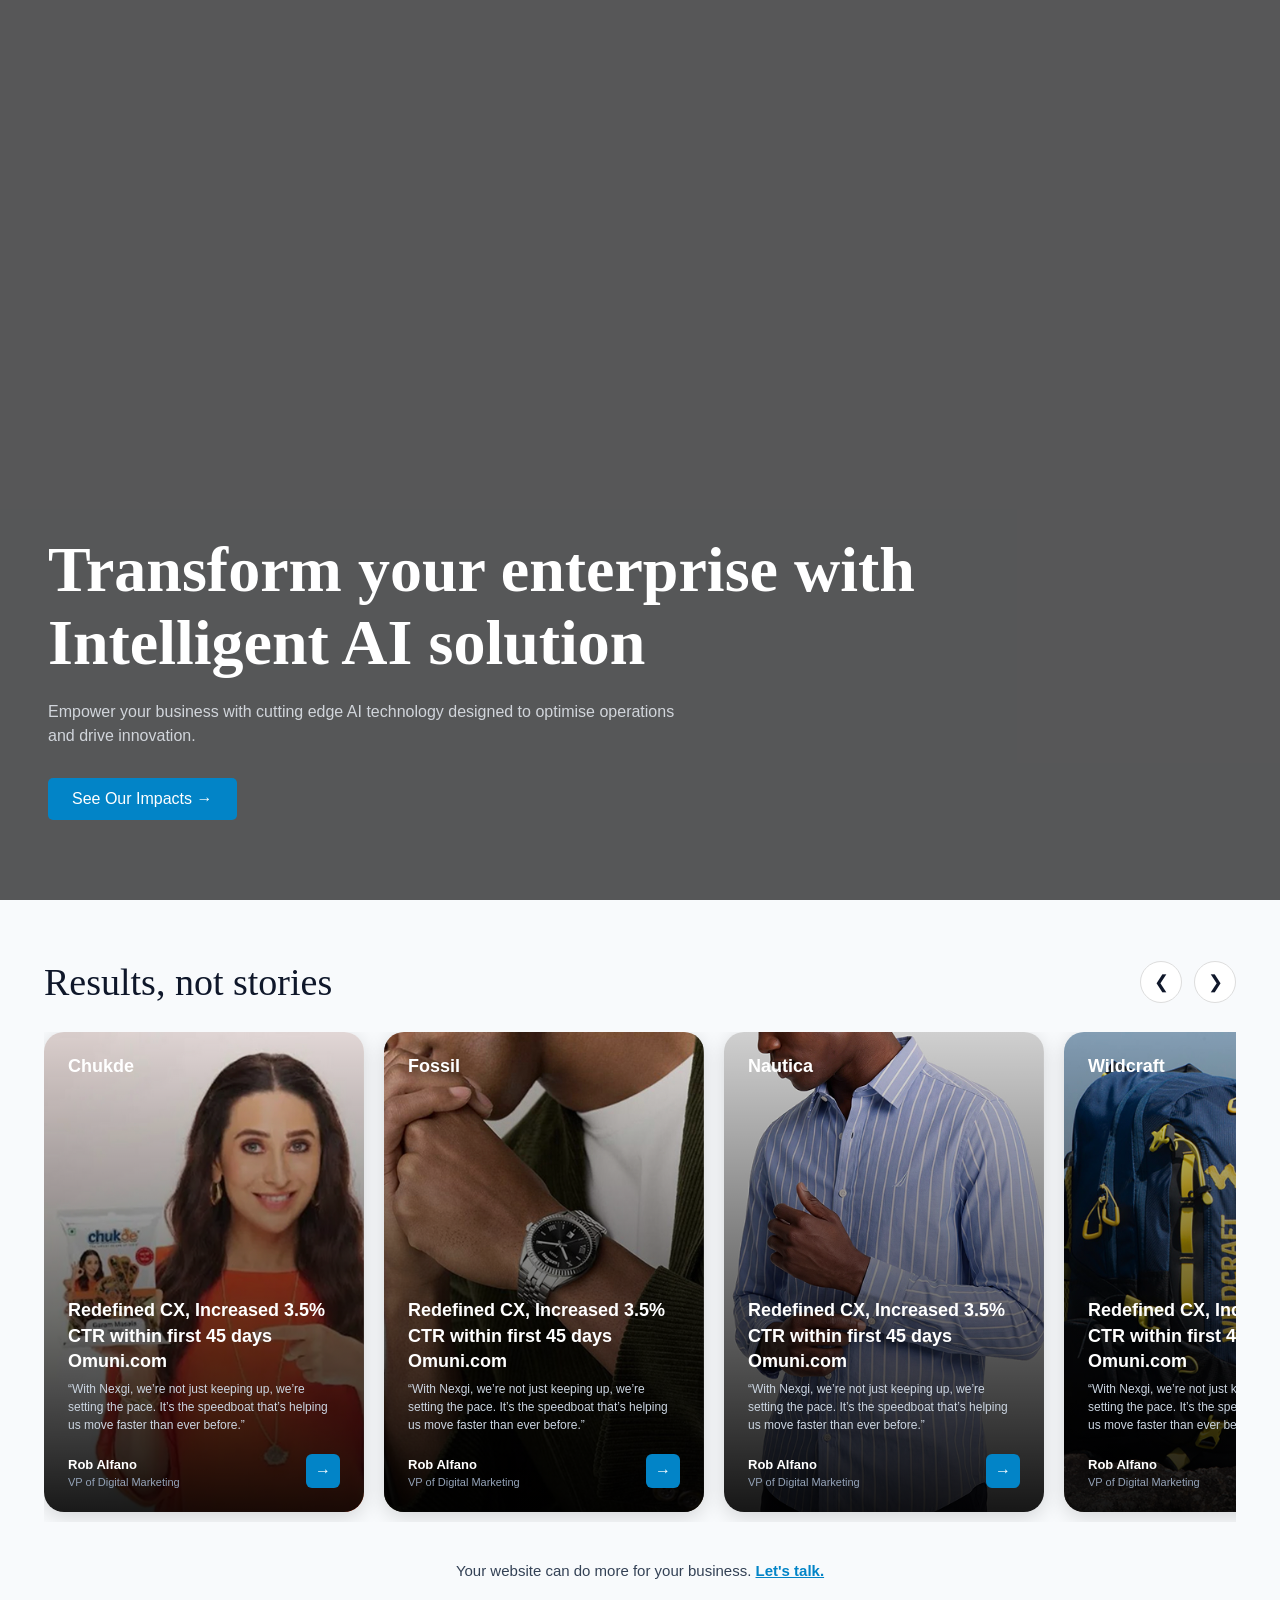
<file: task-1/index.html>
<!doctype html>
<html lang="en">
  <head>
    <meta charset="UTF-8" />
    <meta name="viewport" content="width=device-width, initial-scale=1.0" />
    <link rel="stylesheet" href="style.css" />
    <title>task-1</title>
  </head>
  <body>
    <section class="hero">
      <video class="bg-video" autoplay muted loop>
        <source
          src="/assets/video/From Klickpin.com- 2392606049105555-pin-id-2392606049105555.mp4"
          type="video/mp4"
        />
      </video>
      <div class="overlay"></div>

      <div class="hero-content">
        <h1 class="hero-heading">
          Transform your enterprise with Intelligent AI solution
        </h1>

        <p class="hero-subtitle">
          Empower your business with cutting edge AI technology designed to
          optimise operations and drive innovation.
        </p>

        <a href="#" class="hero-btn">See Our Impacts →</a>
      </div>
    </section>

    <section class="carousel-section">
      <div class="header-bar">
        <h2 class="title">Results, not stories</h2>

        <div class="nav-arrows">
          <button class="arrow-btn" id="prevBtn" type="button">❮</button>
          <button class="arrow-btn" id="nextBtn" type="button">❯</button>
        </div>
      </div>

      <div class="slider-container" id="slider">
        <div
          class="case-card"
          style="background-image: url(/assets/images/Chukde.jpg)"
        >
          <div class="card-top">
            <div class="logo-badge">Chukde</div>
          </div>

          <div class="card-bottom">
            <h3 class="card-heading">
              Redefined CX, Increased 3.5% CTR within first 45 days Omuni.com
            </h3>
            <p class="quote-text">
              “With Nexgi, we’re not just keeping up, we’re setting the pace.
              It’s the speedboat that’s helping us move faster than ever
              before.”
            </p>

            <div class="author-info">
              <div>
                <p class="author-name">Rob Alfano</p>
                <p class="author-role">VP of Digital Marketing</p>
              </div>

              <a href="#" class="action-icon-btn">→</a>
            </div>
          </div>
        </div>

        <div
          class="case-card"
          style="background-image: url(/assets/images/Fossil.jpg)"
        >
          <div class="card-top">
            <div class="logo-badge">Fossil</div>
          </div>

          <div class="card-bottom">
            <h3 class="card-heading">
              Redefined CX, Increased 3.5% CTR within first 45 days Omuni.com
            </h3>
            <p class="quote-text">
              “With Nexgi, we’re not just keeping up, we’re setting the pace.
              It’s the speedboat that’s helping us move faster than ever
              before.”
            </p>

            <div class="author-info">
              <div>
                <p class="author-name">Rob Alfano</p>
                <p class="author-role">VP of Digital Marketing</p>
              </div>

              <a href="#" class="action-icon-btn">→</a>
            </div>
          </div>
        </div>

        <div
          class="case-card"
          style="background-image: url(/assets/images/Nautica.jpg)"
        >
          <div class="card-top">
            <div class="logo-badge">Nautica</div>
          </div>

          <div class="card-bottom">
            <h3 class="card-heading">
              Redefined CX, Increased 3.5% CTR within first 45 days Omuni.com
            </h3>
            <p class="quote-text">
              “With Nexgi, we’re not just keeping up, we’re setting the pace.
              It’s the speedboat that’s helping us move faster than ever
              before.”
            </p>

            <div class="author-info">
              <div>
                <p class="author-name">Rob Alfano</p>
                <p class="author-role">VP of Digital Marketing</p>
              </div>
              <a href="#" class="action-icon-btn">→</a>
            </div>
          </div>
        </div>

        <div
          class="case-card"
          style="background-image: url(/assets/images/Wildcraft.jpg)"
        >
          <div class="card-top">
            <div class="logo-badge">Wildcraft</div>
          </div>

          <div class="card-bottom">
            <h3 class="card-heading">
              Redefined CX, Increased 3.5% CTR within first 45 days Omuni.com
            </h3>
            <p class="quote-text">
              “With Nexgi, we’re not just keeping up, we’re setting the pace.
              It’s the speedboat that’s helping us move faster than ever
              before.”
            </p>

            <div class="author-info">
              <div>
                <p class="author-name">Rob Alfano</p>
                <p class="author-role">VP of Digital Marketing</p>
              </div>
              <a href="#" class="action-icon-btn">→</a>
            </div>
          </div>
        </div>
      </div>

      <div class="bottom-cta">
        Your website can do more for your business.
        <a href="#">Let's talk.</a>
      </div>
    </section>

    <script src="main.js"></script>
  </body>
</html>
</file>
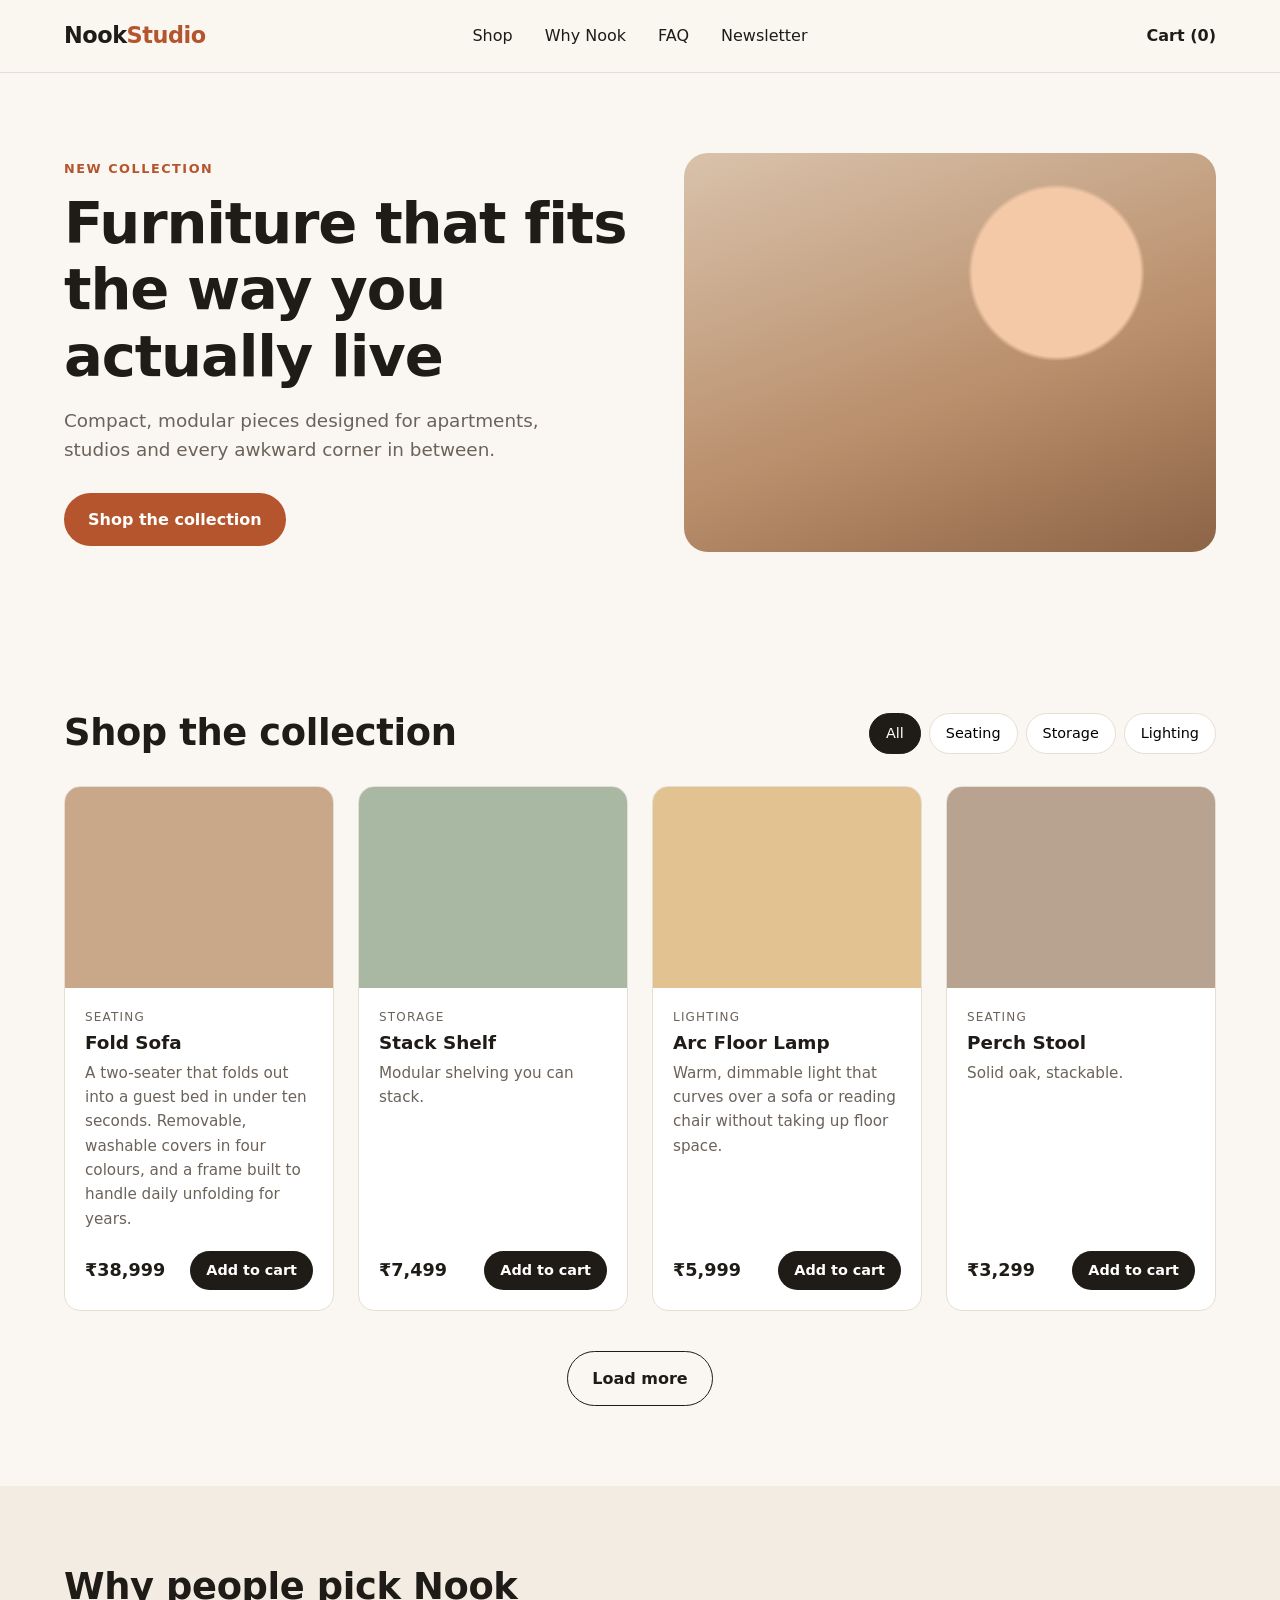
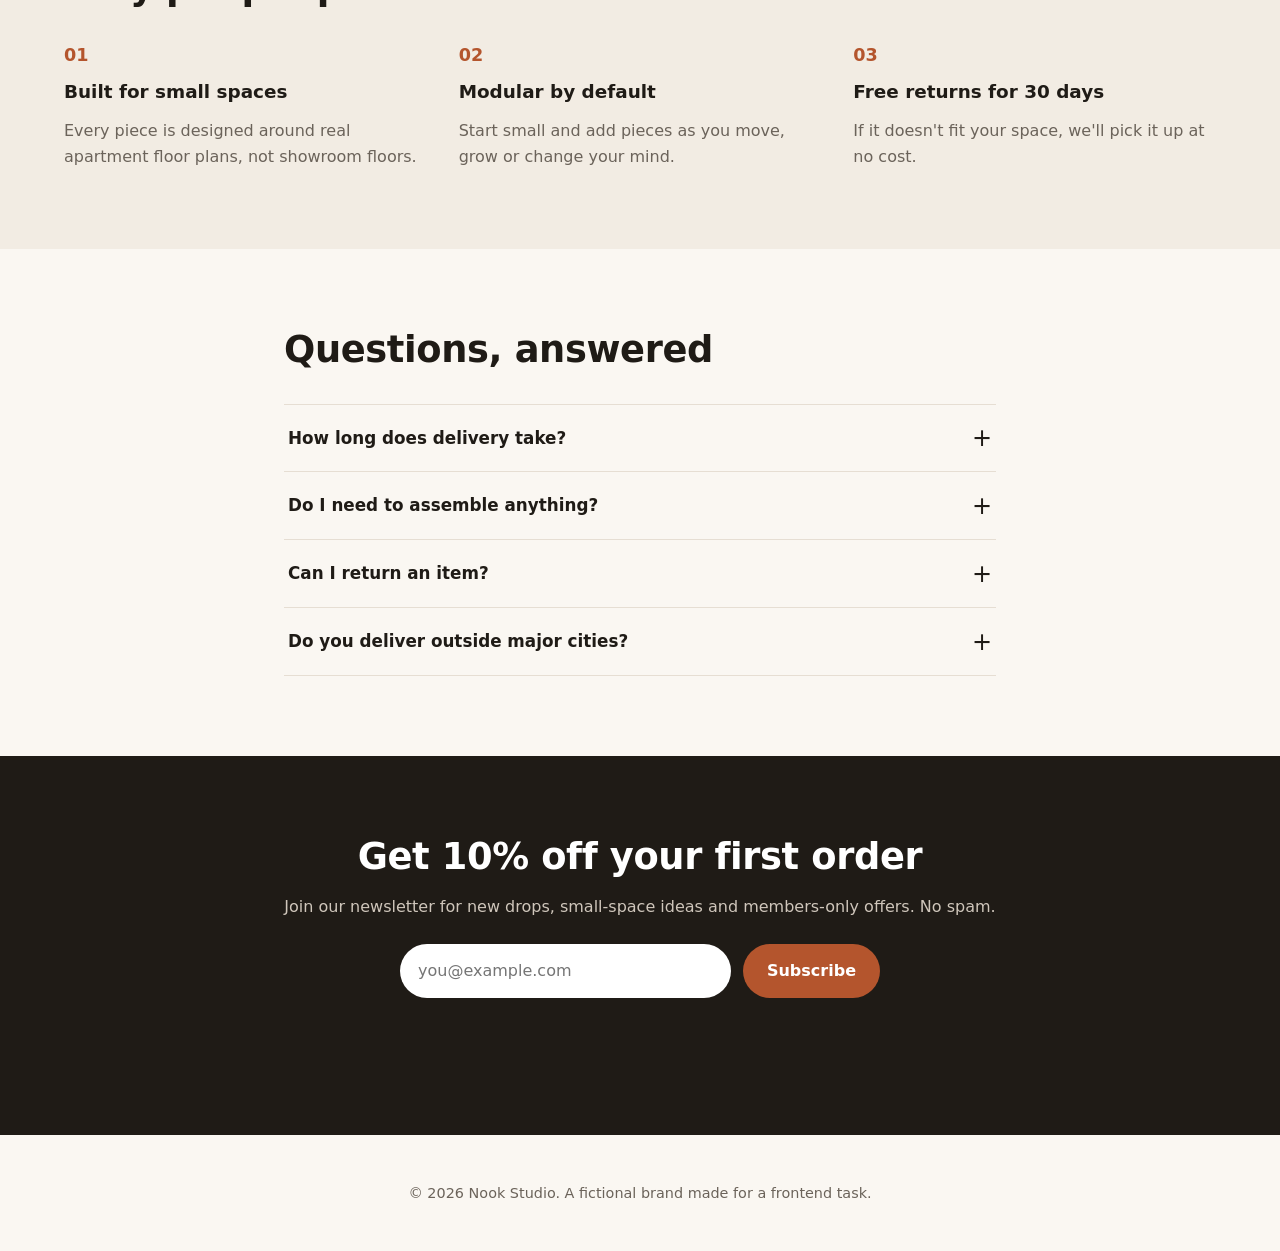
<file: task-2/index.html>
<!DOCTYPE html>
<html lang="en">
<head>
  <meta charset="UTF-8">
  <meta name="viewport" content="width=device-width, initial-scale=1.0">
  <title>Nook Studio | Furniture for small spaces</title>
  <link rel="stylesheet" href="css/styles.css">
</head>
<body>

  <header class="site-header">
    <div class="container header-inner">
      <a href="#" class="logo">Nook<span>Studio</span></a>

      <button class="menu-toggle" aria-label="Open menu" aria-expanded="false" aria-controls="main-nav">
        <span></span><span></span><span></span>
      </button>

      <nav class="main-nav" id="main-nav">
        <ul>
          <li><a href="#products">Shop</a></li>
          <li><a href="#features">Why Nook</a></li>
          <li><a href="#faq">FAQ</a></li>
          <li><a href="#newsletter">Newsletter</a></li>
        </ul>
      </nav>

      <a href="#" class="cart-link">Cart (<span id="cart-count">0</span>)</a>
    </div>
  </header>

  <main>

    <section class="hero">
      <div class="container hero-inner">
        <div class="hero-text">
          <p class="eyebrow">New collection</p>
          <h1>Furniture that fits the way you actually live</h1>
          <p class="hero-sub">Compact, modular pieces designed for apartments, studios and every awkward corner in between.</p>
          <a href="#products" class="btn btn-primary">Shop the collection</a>
        </div>
        <div class="hero-image" role="img" aria-label="Living room with a compact modular sofa"></div>
      </div>
    </section>

    <section class="products" id="products">
      <div class="container">
        <div class="section-head">
          <h2>Shop the collection</h2>
          <div class="filters">
            <button class="filter-btn is-active" data-category="all">All</button>
            <button class="filter-btn" data-category="seating">Seating</button>
            <button class="filter-btn" data-category="storage">Storage</button>
            <button class="filter-btn" data-category="lighting">Lighting</button>
          </div>
        </div>

        <div class="product-grid" id="product-grid"></div>

        <div class="load-more-wrap">
          <button class="btn btn-secondary" id="load-more">Load more</button>
        </div>
      </div>
    </section>

    <section class="features" id="features">
      <div class="container">
        <h2>Why people pick Nook</h2>
        <div class="feature-grid">
          <div class="feature">
            <div class="feature-icon">01</div>
            <h3>Built for small spaces</h3>
            <p>Every piece is designed around real apartment floor plans, not showroom floors.</p>
          </div>
          <div class="feature">
            <div class="feature-icon">02</div>
            <h3>Modular by default</h3>
            <p>Start small and add pieces as you move, grow or change your mind.</p>
          </div>
          <div class="feature">
            <div class="feature-icon">03</div>
            <h3>Free returns for 30 days</h3>
            <p>If it doesn't fit your space, we'll pick it up at no cost.</p>
          </div>
        </div>
      </div>
    </section>

    <section class="faq" id="faq">
      <div class="container narrow">
        <h2>Questions, answered</h2>
        <div class="faq-list">

          <div class="faq-item">
            <button class="faq-question">
              <span class="faq-q-text">How long does delivery take?</span>
              <span class="faq-icon" aria-hidden="true">+</span>
            </button>
            <div class="faq-answer">
              <p>Most orders arrive in 5 to 7 working days. Larger items like sofas can take up to 14 days.</p>
            </div>
          </div>

          <div class="faq-item">
            <button class="faq-question">
              <span class="faq-q-text">Do I need to assemble anything?</span>
              <span class="faq-icon" aria-hidden="true">+</span>
            </button>
            <div class="faq-answer">
              <p>Most pieces arrive fully assembled. Shelving and beds come with tool-free fittings and take under 20 minutes.</p>
            </div>
          </div>

          <div class="faq-item">
            <button class="faq-question">
              <span class="faq-q-text">Can I return an item?</span>
              <span class="faq-icon" aria-hidden="true">+</span>
            </button>
            <div class="faq-answer">
              <p>Yes. You have 30 days to return any item in its original condition. We arrange the pickup.</p>
            </div>
          </div>

          <div class="faq-item">
            <button class="faq-question">
              <span class="faq-q-text">Do you deliver outside major cities?</span>
              <span class="faq-icon" aria-hidden="true">+</span>
            </button>
            <div class="faq-answer">
              <p>We currently deliver to over 400 cities. Enter your pincode at checkout to check.</p>
            </div>
          </div>

        </div>
      </div>
    </section>

    <section class="newsletter" id="newsletter">
      <div class="container narrow">
        <h2>Get 10% off your first order</h2>
        <p>Join our newsletter for new drops, small-space ideas and members-only offers. No spam.</p>
        <form class="newsletter-form" id="newsletter-form">
          <label for="email" class="visually-hidden">Email address</label>
          <input type="email" name="email" id="email" placeholder="you@example.com" required>
          <button type="submit" class="btn btn-primary" id="subscribe-btn">Subscribe</button>
        </form>
        <p class="form-message" id="form-message" role="status"></p>
      </div>
    </section>

  </main>

  <footer class="site-footer">
    <div class="container">
      <p>&copy; 2026 Nook Studio. A fictional brand made for a frontend task.</p>
    </div>
  </footer>

  <div class="toast" id="toast" role="status" aria-live="polite"></div>

  <script src="js/api.js"></script>
  <script src="js/main.js"></script>
</body>
</html>
</file>
<file: task-1/style.css>
* {
  margin: 0;
  padding: 0;
  box-sizing: border-box;
}

body {
  background: #f8fafc;
  font-family: Arial, sans-serif;
}

.hero {
  position: relative;
  width: 100%;
  height: 100vh;
  overflow: hidden;
  display: flex;
  align-items: flex-end;
  padding: 0 48px 80px;
}

.bg-video {
  position: absolute;
  top: 50%;
  left: 50%;
  min-width: 100%;
  min-height: 100%;
  transform: translate(-50%, -50%);
  object-fit: cover;
  z-index: 1;
}

.overlay {
  position: absolute;
  inset: 0;
  background: rgba(0, 0, 0, 0.65);
  z-index: 2;
}

.hero-content {
  position: relative;
  z-index: 3;
  max-width: 900px;
  color: white;
}

.hero-heading {
  font-family: Georgia, serif;
  font-size: clamp(36px, 5vw, 64px);
  line-height: 1.15;
  margin-bottom: 20px;
}

.hero-subtitle {
  max-width: 650px;
  font-size: 16px;
  line-height: 1.5;
  color: #d1d5db;
  margin-bottom: 30px;
}

.hero-btn {
  display: inline-block;
  padding: 12px 24px;
  background: #0284c7;
  color: white;
  text-decoration: none;
  border-radius: 5px;
  transition: 0.3s;
}

.hero-btn:hover {
  background: #0369a1;
  transform: translateY(-3px);
}

.carousel-section {
  max-width: 1240px;
  margin: auto;
  padding: 60px 24px;
}

.header-bar {
  display: flex;
  justify-content: space-between;
  align-items: center;
  margin-bottom: 28px;
}

.title {
  font-family: Georgia, serif;
  font-size: 38px;
  color: #0f172a;
  font-weight: 500;
}

.nav-arrows {
  display: flex;
  gap: 12px;
}

.arrow-btn {
  width: 42px;
  height: 42px;
  border: 1px solid #ddd;
  border-radius: 50%;
  background: white;
  color: #0f172a;
  font-size: 18px;
  cursor: pointer;
  transition: 0.3s;
}

.arrow-btn:hover {
  background: #0284c7;
  color: white;
  border-color: #0284c7;
}

.slider-container {
  display: flex;
  gap: 20px;
  overflow-x: auto;
  scrollbar-width: none;
  padding-bottom: 10px;
}

.case-card {
  min-width: 320px;
  width: 320px;
  height: 480px;
  position: relative;
  overflow: hidden;
  border-radius: 20px;
  padding: 24px;
  color: white;
  background-size: cover;
  background-position: center;
  display: flex;
  flex-direction: column;
  justify-content: space-between;
  box-shadow: 0 5px 20px rgba(0, 0, 0, 0.15);
  transition: transform 0.3s;
}

.case-card:hover {
  transform: translateY(-7px);
}

.case-card::before {
  content: "";
  position: absolute;
  inset: 0;
  background: linear-gradient(
    to bottom,
    rgba(0, 0, 0, 0.1),
    rgba(0, 0, 0, 0.9)
  );
  z-index: 1;
}

.card-top,
.card-bottom {
  position: relative;
  z-index: 2;
}
.logo-badge {
  font-size: 18px;
  font-weight: bold;
}

.card-heading {
  font-size: 18px;
  line-height: 1.4;
  margin-bottom: 6px;
}

.quote-text {
  font-size: 12px;
  line-height: 1.5;
  color: #cbd5e1;
  margin-bottom: 20px;
}

.author-info {
  display: flex;
  justify-content: space-between;
  align-items: flex-end;
}

.author-name {
  font-size: 13px;
  font-weight: bold;
}

.author-role {
  font-size: 11px;
  color: #94a3b8;
  margin-top: 4px;
}

.action-icon-btn {
  width: 34px;
  height: 34px;
  display: flex;
  align-items: center;
  justify-content: center;
  background: #0284c7;
  color: white;
  text-decoration: none;
  border-radius: 6px;
  transition: 0.3s;
}

.action-icon-btn:hover {
  background: #0369a1;
  transform: scale(1.1);
}

.bottom-cta {
  text-align: center;
  margin-top: 40px;
  font-size: 15px;
  color: #334155;
}

.bottom-cta a {
  color: #0284c7;
  font-weight: bold;
  text-decoration: underline;
}

@media (max-width: 768px) {
  .hero {
    padding: 0 24px 50px;
  }
  .hero-heading {
    font-size: 42px;
  }
  .title {
    font-size: 30px;
  }
  .case-card {
    min-width: 280px;
    width: 280px;
    height: 430px;
  }
}

@media (max-width: 480px) {
  .hero {
    padding: 0 20px 40px;
  }
  .hero-heading {
    font-size: 34px;
  }
  .hero-subtitle {
    font-size: 14px;
  }
  .carousel-section {
    padding: 40px 16px;
  }
  .title {
    font-size: 26px;
  }
  .case-card {
    min-width: 260px;
    width: 260px;
    height: 400px;
  }
}
</file>
<file: task-2/css/styles.css>
/* =========================================
   Nook Studio landing page
   ========================================= */

:root {
  --bg: #faf7f2;
  --ink: #1f1b16;
  --muted: #6b635a;
  --line: #e6ded3;
  --accent: #b4552d;
  --accent-dark: #8f4023;
  --card: #ffffff;
  --radius: 16px;
}

/* ---------- Global ---------- */

* {
  box-sizing: border-box;
}

html {
  width: 100%;
  overflow-x: hidden;
}

body {
  margin: 0;
  width: 100%;
  max-width: 100%;
  overflow-x: hidden;

  font-family: system-ui, -apple-system, "Segoe UI", Roboto, sans-serif;
  color: var(--ink);
  background: var(--bg);
  line-height: 1.6;
}

img {
  max-width: 100%;
  display: block;
}

.container {
  width: 100%;
  max-width: 1200px;
  margin: 0 auto;
  padding: 0 24px;
}

.narrow {
  max-width: 760px;
}

h1,
h2,
h3 {
  line-height: 1.15;
  margin: 0 0 16px;
}

h1 {
  font-size: clamp(2.2rem, 5vw, 3.6rem);
  letter-spacing: -0.02em;
}

h2 {
  font-size: clamp(1.6rem, 3vw, 2.3rem);
  letter-spacing: -0.01em;
}

h3 {
  font-size: 1.15rem;
}

section {
  padding: 80px 0;
}

.visually-hidden {
  position: absolute;
  width: 1px;
  height: 1px;
  overflow: hidden;
  clip: rect(0 0 0 0);
  white-space: nowrap;
}

/* ---------- Buttons ---------- */

.btn {
  display: inline-flex;
  align-items: center;
  justify-content: center;

  padding: 14px 24px;
  border-radius: 999px;
  border: 0;

  font: inherit;
  font-weight: 600;
  text-decoration: none;

  cursor: pointer;

  transition:
    background-color 0.2s ease,
    color 0.2s ease;
}

.btn:disabled {
  opacity: 0.6;
  cursor: not-allowed;
}

.btn-primary {
  background: var(--accent);
  color: #fff;
}

.btn-primary:hover {
  background: var(--accent-dark);
}

.btn-secondary {
  background: transparent;
  color: var(--ink);
  border: 1.5px solid var(--ink);
}

.btn-secondary:hover {
  background: var(--ink);
  color: #fff;
}

.btn-small {
  padding: 8px 16px;
  font-size: 0.9rem;
  background: var(--ink);
  color: #fff;
}

.btn-small:hover {
  background: var(--accent);
}

/* =========================================
   HEADER
   ========================================= */

.site-header {
  position: sticky;
  top: 0;
  z-index: 50;

  width: 100%;

  background: rgba(250, 247, 242, 0.95);
  border-bottom: 1px solid var(--line);
}

.header-inner {
  min-height: 72px;

  display: grid;
  grid-template-columns: 1fr auto 1fr;

  align-items: center;
  gap: 24px;
}

/* Logo */

.logo {
  justify-self: start;

  font-size: 1.4rem;
  font-weight: 800;
  color: var(--ink);
  text-decoration: none;
  letter-spacing: -0.02em;

  white-space: nowrap;
}

.logo span {
  color: var(--accent);
}

/* Navigation */

.main-nav {
  justify-self: center;
}

.main-nav ul {
  list-style: none;

  margin: 0;
  padding: 0;

  display: flex;
  align-items: center;
  justify-content: center;

  gap: 32px;
}

.main-nav a,
.cart-link {
  color: var(--ink);
  text-decoration: none;
  font-weight: 500;

  white-space: nowrap;
}

.main-nav a:hover,
.cart-link:hover {
  color: var(--accent);
}

/* Cart */

.cart-link {
  justify-self: end;
  font-weight: 600;
}

/* Mobile Menu Button */

.menu-toggle {
  display: none;

  flex-direction: column;
  align-items: center;
  justify-content: center;

  gap: 5px;

  width: 44px;
  height: 44px;
  padding: 10px;

  background: none;
  border: 0;

  cursor: pointer;
}

.menu-toggle span {
  display: block;

  width: 22px;
  height: 2px;

  background: var(--ink);
}

/* =========================================
   HERO
   ========================================= */

.hero {
  padding: 0;
}

.hero-inner {
  display: flex;
  align-items: center;

  gap: 48px;

  padding: 80px 24px;
}

.hero-text {
  flex: 1 1 400px;
  min-width: 0;
}

.eyebrow {
  text-transform: uppercase;
  letter-spacing: 0.12em;

  font-size: 0.8rem;
  font-weight: 700;

  color: var(--accent);

  margin: 0 0 12px;
}

.hero-sub {
  font-size: 1.15rem;
  color: var(--muted);

  max-width: 480px;

  margin: 0 0 28px;
}

.hero-image {
  flex: 1 1 360px;
  min-width: 0;

  aspect-ratio: 4 / 3;

  border-radius: 24px;

  background:
    radial-gradient(
      circle at 70% 30%,
      #f3c9a8 0 18%,
      transparent 19%
    ),
    linear-gradient(
      160deg,
      #d9c2ab 0%,
      #b88d6a 60%,
      #8c6446 100%
    );
}

/* =========================================
   PRODUCTS
   ========================================= */

.section-head {
  display: flex;

  justify-content: space-between;
  align-items: flex-end;

  flex-wrap: wrap;

  gap: 16px;

  margin-bottom: 32px;
}

.section-head h2 {
  margin: 0;
}

.filters {
  display: flex;
  flex-wrap: wrap;
  gap: 8px;
}

.filter-btn {
  padding: 8px 16px;

  border-radius: 999px;
  border: 1px solid var(--line);

  background: var(--card);

  font: inherit;
  font-size: 0.9rem;

  cursor: pointer;
}

.filter-btn.is-active {
  background: var(--ink);
  border-color: var(--ink);
  color: #fff;
}

/* =========================================
   PRODUCT GRID
   ========================================= */

.product-grid {
  width: 100%;

  display: grid;

  /* 4 equal columns on desktop */
  grid-template-columns: repeat(4, minmax(0, 1fr));

  gap: 24px;
}

/* =========================================
   PRODUCT CARD
   ========================================= */

.product-card {
  min-width: 0;

  display: flex;
  flex-direction: column;

  height: 100%;

  background: var(--card);

  border: 1px solid var(--line);
  border-radius: var(--radius);

  overflow: hidden;

  transition:
    transform 0.3s ease,
    box-shadow 0.3s ease;
}

.product-card:hover {
  transform: translateY(-8px);

  box-shadow:
    0 16px 32px rgba(31, 27, 22, 0.12);
}

/* Product Image */

.product-image {
  width: 100%;
  aspect-ratio: 4 / 3;

  flex-shrink: 0;
}

/* Product Body */

.product-body {
  flex: 1;

  display: flex;
  flex-direction: column;

  padding: 20px;

  min-width: 0;
}

.product-category {
  font-size: 0.75rem;

  text-transform: uppercase;
  letter-spacing: 0.1em;

  color: var(--muted);
}

.product-body h3 {
  margin: 4px 0 8px;

  overflow-wrap: anywhere;
}

.product-body p {
  margin: 0;

  color: var(--muted);
  font-size: 0.95rem;

  overflow-wrap: anywhere;
}

/* =========================================
   PRODUCT FOOTER
   ========================================= */

.product-footer {
  display: flex;

  justify-content: space-between;
  align-items: center;

  gap: 12px;

  /* This pushes footer to bottom */
  margin-top: auto;
  padding-top: 20px;
}

.price {
  font-weight: 700;
  font-size: 1.1rem;

  white-space: nowrap;
}

.product-footer .btn {
  flex-shrink: 0;
}

.load-more-wrap {
  text-align: center;
  margin-top: 40px;
}

/* =========================================
   FEATURES
   ========================================= */

.features {
  background: #f2ece3;
}

.feature-grid {
  display: grid;

  grid-template-columns:
    repeat(auto-fit, minmax(240px, 1fr));

  gap: 32px;

  margin-top: 32px;
}

.feature-icon {
  font-weight: 800;
  font-size: 1.1rem;

  color: var(--accent);

  margin-bottom: 12px;
}

.feature p {
  color: var(--muted);
  margin: 0;
}

/* =========================================
   FAQ
   ========================================= */

.faq-list {
  border-top: 1px solid var(--line);
  margin-top: 32px;
}

.faq-item {
  border-bottom: 1px solid var(--line);
}

.faq-question {
  width: 100%;

  display: flex;

  justify-content: space-between;
  align-items: center;

  gap: 16px;

  padding: 20px 4px;

  background: none;
  border: 0;

  font: inherit;
  text-align: left;

  cursor: pointer;

  color: var(--ink);
}

.faq-q-text {
  flex: 1;

  font-weight: 600;
  font-size: 1.05rem;
}

.faq-icon {
  font-size: 1.5rem;
  line-height: 1;

  transition: transform 0.2s ease;
}

.faq-answer {
  display: none;

  padding: 0 4px 20px;

  color: var(--muted);
}

.faq-answer p {
  margin: 0;
}

.faq-item.is-open .faq-answer {
  display: block;
}

.faq-item.is-open .faq-icon {
  transform: rotate(45deg);
}

/* =========================================
   NEWSLETTER
   ========================================= */

.newsletter {
  background: var(--ink);
  color: #fff;

  text-align: center;
}

.newsletter p {
  color: #cfc6bb;
}

.newsletter-form {
  display: flex;

  gap: 12px;

  max-width: 480px;

  margin: 24px auto 0;
}

.newsletter-form input {
  flex: 1;

  min-width: 0;

  padding: 14px 18px;

  border-radius: 999px;
  border: 0;

  font: inherit;
}

.form-message {
  min-height: 1.6em;
  margin-top: 16px;
}

/* =========================================
   FOOTER
   ========================================= */

.site-footer {
  padding: 32px 0;

  font-size: 0.9rem;

  color: var(--muted);

  text-align: center;
}

/* =========================================
   TOAST
   ========================================= */

.toast {
  position: fixed;

  right: 24px;
  bottom: 24px;

  z-index: 100;

  padding: 14px 20px;

  border-radius: 12px;

  background: var(--ink);
  color: #fff;

  font-weight: 500;

  box-shadow:
    0 12px 32px rgba(0, 0, 0, 0.2);

  opacity: 0;

  pointer-events: none;
}

.toast.is-visible {
  animation: toast-in 0.4s ease forwards;
}

@keyframes toast-in {
  from {
    opacity: 0;
    transform: translateY(16px);
  }

  to {
    opacity: 1;
    transform: translateY(0);
  }
}

/* =========================================
   TABLET
   ========================================= */

@media (max-width: 1100px) {
  .product-grid {
    grid-template-columns: repeat(3, minmax(0, 1fr));
  }
}

/* =========================================
   SMALL TABLET
   ========================================= */

@media (max-width: 900px) {
  .product-grid {
    grid-template-columns: repeat(2, minmax(0, 1fr));
  }

  .main-nav ul {
    gap: 20px;
  }

  .header-inner {
    gap: 16px;
  }
}

/* =========================================
   MOBILE
   ========================================= */

@media (max-width: 768px) {
  section {
    padding: 56px 0;
  }

  .container {
    padding-left: 16px;
    padding-right: 16px;
  }

  /* -------------------------
     Mobile Header
     ------------------------- */

  .header-inner {
    min-height: 64px;

    display: flex;
    align-items: center;

    justify-content: space-between;

    gap: 12px;

    padding-left: 16px;
    padding-right: 16px;
  }

  .menu-toggle {
    display: flex;

    flex-shrink: 0;

    order: 1;
  }

  .logo {
    order: 2;

    flex: 1;

    text-align: center;

    justify-self: auto;
  }

  .cart-link {
    order: 3;

    flex-shrink: 0;

    justify-self: auto;
  }

  .main-nav {
    position: absolute;

    top: 100%;
    left: 0;
    right: 0;

    width: 100%;

    background: var(--bg);

    border-bottom: 1px solid var(--line);

    height: 0;

    overflow: hidden;

    transition: height 0.3s ease;

    justify-self: auto;
  }

  .main-nav.is-open {
    height: auto;
  }

  .main-nav ul {
    flex-direction: column;

    align-items: stretch;

    gap: 16px;

    padding: 20px 24px;
  }

  .main-nav a {
    display: block;
    padding: 6px 0;
  }

  /* -------------------------
     Hero
     ------------------------- */

  .hero-inner {
    flex-direction: column;

    align-items: stretch;

    gap: 32px;

    padding: 48px 16px;
  }

  .hero-text,
  .hero-image {
    flex: none;

    width: 100%;
  }

  /* -------------------------
     Product Grid
     ------------------------- */

  .product-grid {
    grid-template-columns: 1fr;

    gap: 20px;

    width: 100%;
  }

  .product-card {
    width: 100%;
    min-width: 0;
  }

  /* -------------------------
     Newsletter
     ------------------------- */

  .newsletter-form {
    flex-direction: column;
  }
}

/* =========================================
   VERY SMALL MOBILE
   ========================================= */

@media (max-width: 400px) {
  .header-inner {
    padding-left: 12px;
    padding-right: 12px;
  }

  .logo {
    font-size: 1.2rem;
  }

  .cart-link {
    font-size: 0.9rem;
  }

  .menu-toggle {
    width: 40px;
    height: 40px;
  }

  .product-body {
    padding: 16px;
  }

  .product-footer {
    align-items: center;
  }

  .product-footer .btn {
    padding: 8px 12px;
    font-size: 0.85rem;
  }
}
</file>
